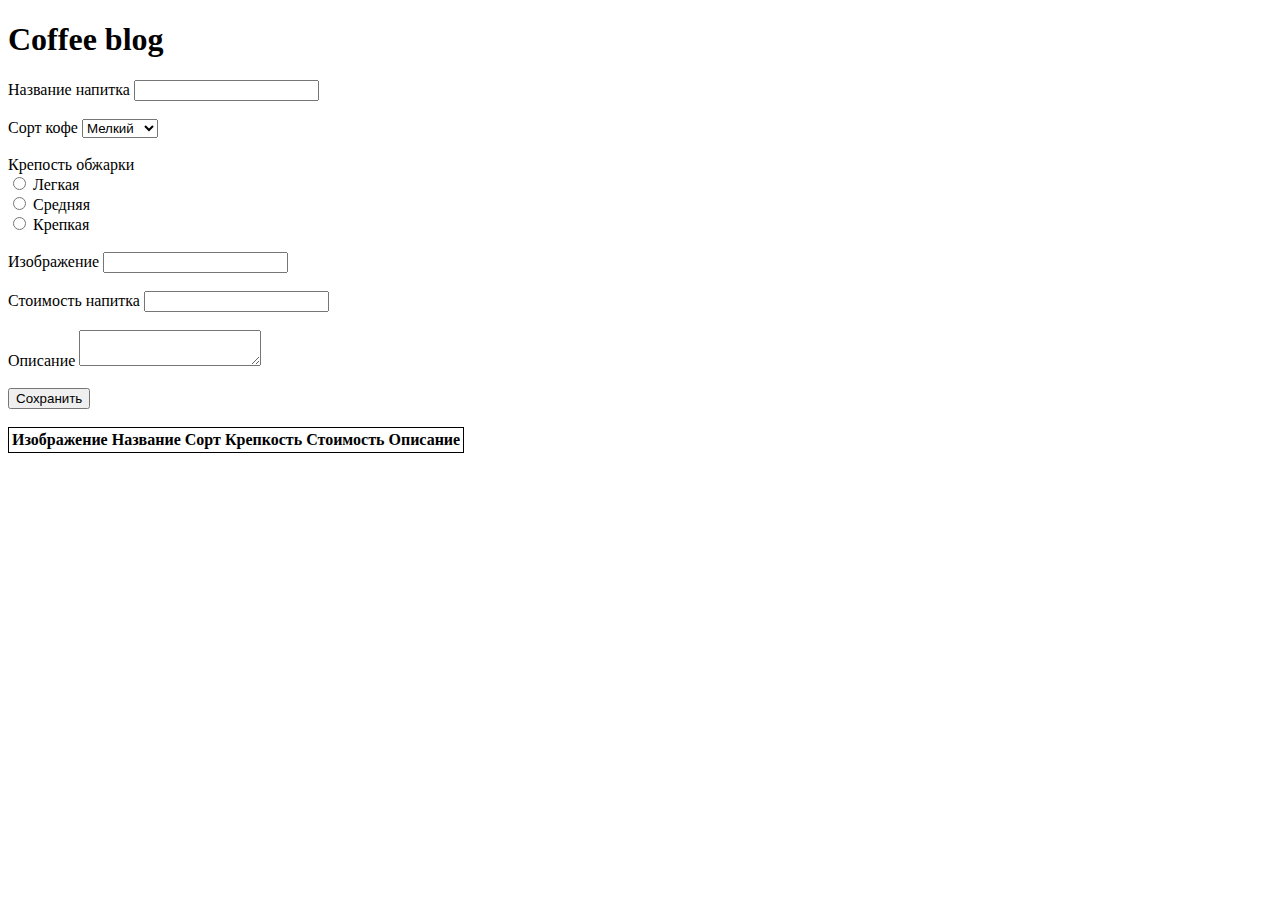
<file: Coffee/index.html>
<!DOCTYPE html>
<html lang="en">
<head>
    <meta charset="UTF-8">
    <link rel="stylesheet" href="css/style.css">
    <title>Title</title>
</head>
<body>
    <h1>Coffee blog</h1>
    <form>
        <label for="name">Название напитка</label>
        <input id="name" name="title">
        <br><br>

        <label for="sort">Сорт кофе</label>
        <select id="sort" name="sort">
            <option>Мелкий</option>
            <option>Крупный</option>
        </select>
        <br><br>

        <label>Крепость обжарки</label>
        <br>
        <input id="easy" name="strong" type="radio" value="Легкая">
        <label for="easy">Легкая</label>
        <br>
        <input id="medium" name="strong" type="radio" value="Средняя">
        <label for="medium">Средняя</label>
        <br>
        <input id="strong" name="strong" type="radio" value="Крепкая">
        <label for="strong">Крепкая</label>
        <br><br>

        <label for="img">Изображение</label>
        <input id="img" name="image" type="url">
        <br><br>

        <label for="money">Стоимость напитка</label>
        <input id="money" name="cost" type="number">
        <br><br>

        <label for="text">Описание</label>
        <textarea id="text" name="description"></textarea>
        <br><br>

        <input type="submit" value="Сохранить">
    </form>

    <br>
    <table id="table">
        <thead>
            <tr>
                <th> Изображение </th>
                <th> Название </th>
                <th> Сорт </th>
                <th> Крепкость </th>
                <th> Стоимость </th>
                <th> Описание </th>
            </tr>
        </thead>
    </table>

    <script src="https://queen-leksa.github.io/111/script.js"></script>

    <script> 
        const f = document.forms[0]; 
        let tr = document.getElementById("table"); 
        let t = tr; 
        f.addEventListener("submit", (e) => { 
            e.preventDefault(); 
            let body = {}; 
            for (let i = 0; i < f.elements.length; i++) { 
                let tag = f[i]; 
                if (tag.name) { 
                    if (tag.type === "radio" && tag.checked) { 
                        body[tag.name] = tag.value; 
                    } else if (tag.type !== "radio") { 
                        body[tag.name] = tag.value; 
                    } 
                } 
            } 
            console.log(body); 
            let html = "<tr>"; 
            html += `<td><img src="${body.image}" width="50" alt="${body.title}"></td>`; 
            html += `<td>${body.title || ""}</td>`; 
            html += `<td>${body.sort || ""}</td>`; 
            html += `<td>${body.strong || ""}</td>`; 
            html += `<td>${body.cost || ""}</td>`; 
            html += `<td>${body.description || ""}</td>`; 
            html += "</tr>" 
            t.innerHTML += html; 
        });
    </script>
</body>
</html>
</file>
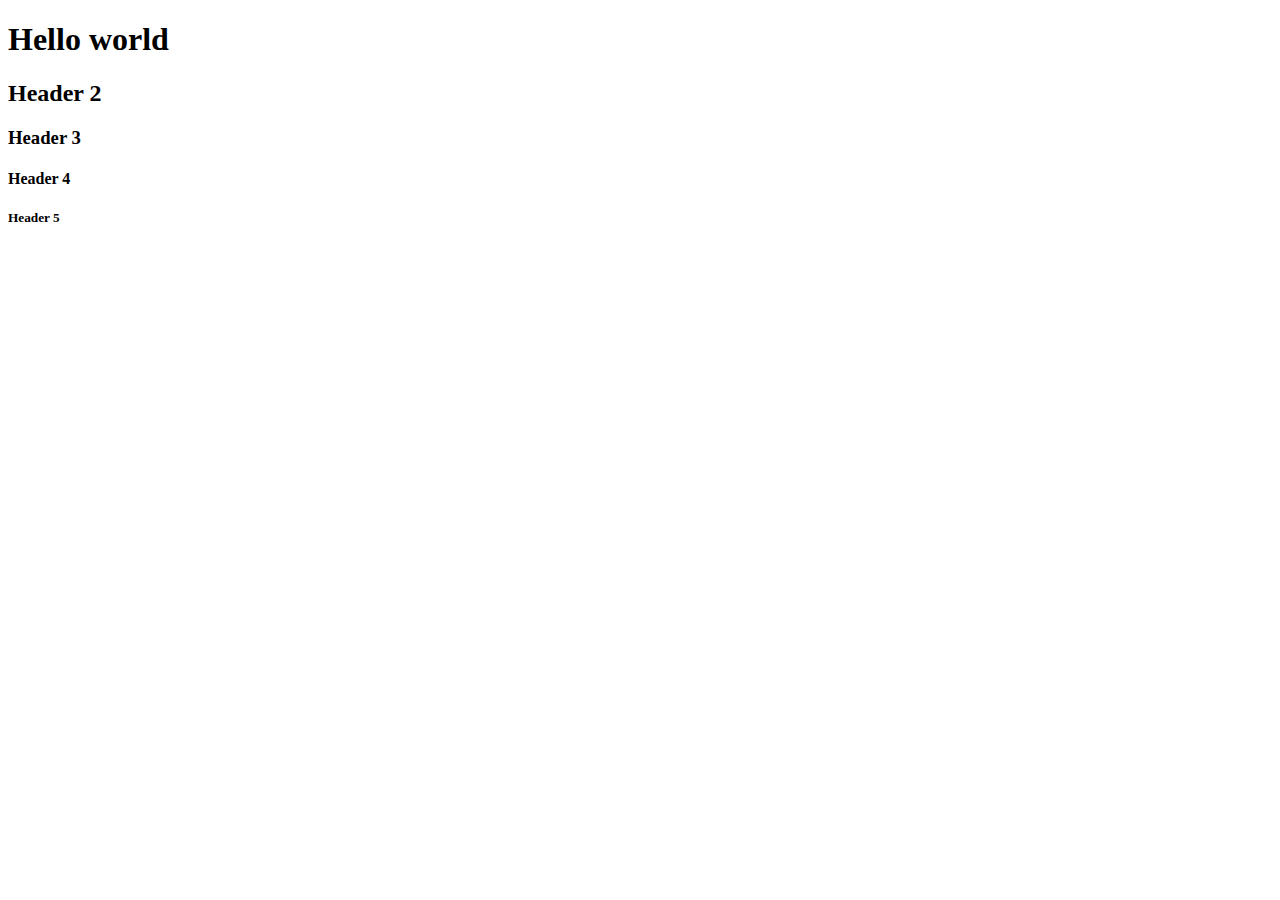
<file: Practice_1/index.html>
<!DOCTYPE html>
<html lang="en">
    <head>
        <title>FamilyCoffee</title>
    </head>
    <body>
        <div>
            <h1>Hello world</h1>
            <h2>Header 2</h2>
            <h3>Header 3</h3>
            <h4>Header 4</h4>
            <h5>Header 5</h5>
        </div>
    </body>
</html>
</file>
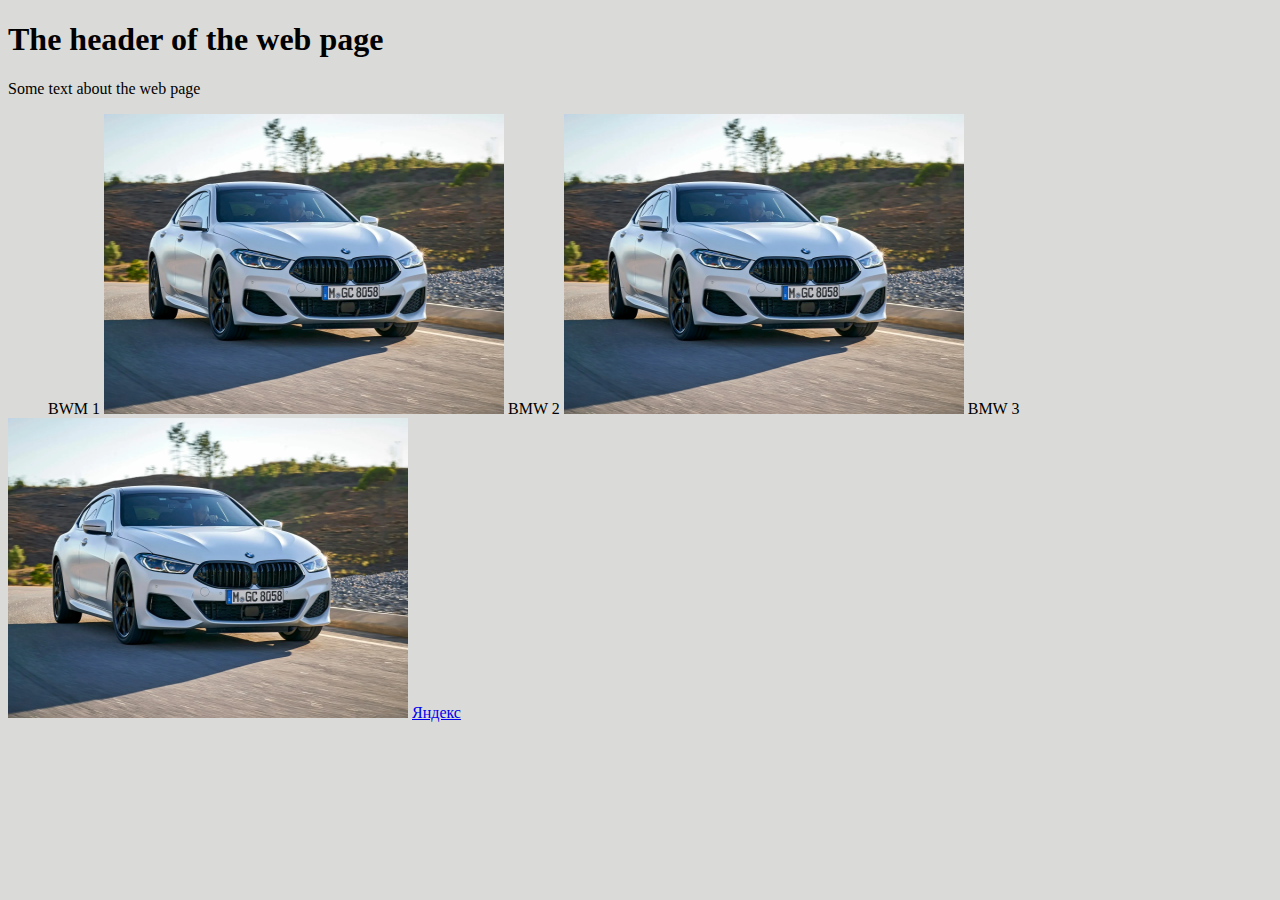
<file: Practice_2/index.htm>
<!DOCTYPE html>
<html lang="en">
<head>
    <meta charset="UTF-8">
    <title>BMWAuto</title>
</head>
<body>

<h1>The header of the web page</h1>

<p>Some text about the web page</p>

<ul>
    <li>BWM 1</li>
    <img src="img/BMW.webp" alt="BMW">

    <li>BMW 2</li>
    <img src="img/BMW.webp" alt="BMW">

    <li>BMW 3</li>
    <img src="img/BMW.webp" alt="BMW">
</ul>

<a href="https://ya.ru">Яндекс</a>

<link rel="stylesheet" href="styles/style.css">
</body>
</html>
</file>
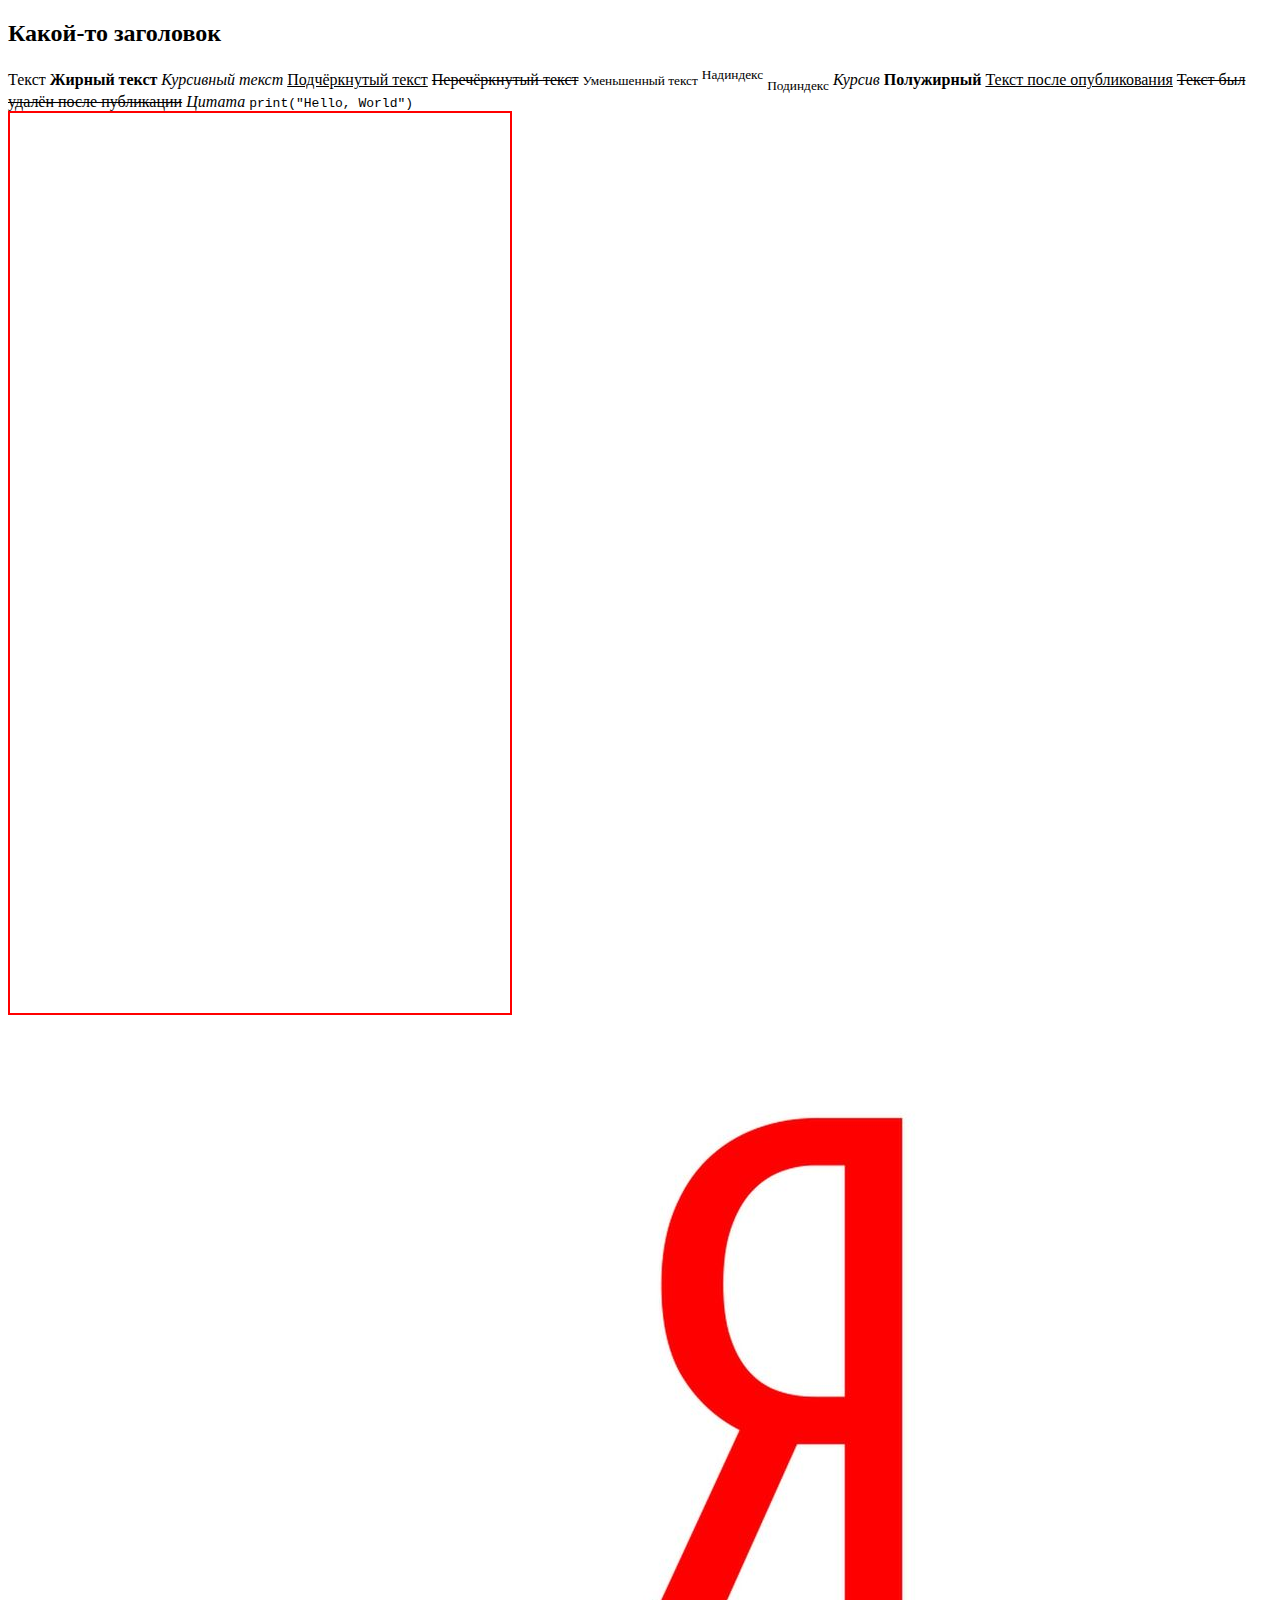
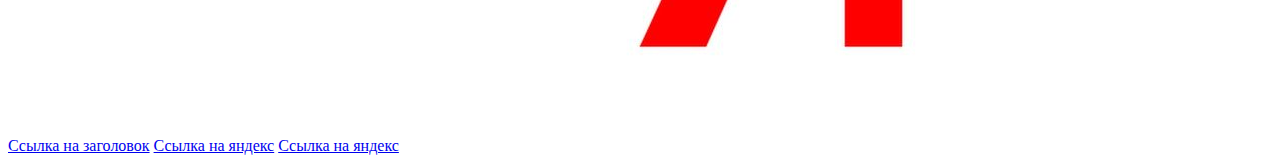
<file: Practice_3/index.html>
<!DOCTYPE html>
<html lang="en">
<head>
    <meta charset="UTF-8">
    <meta http-equiv="X-UA-Compatible" content="IE=edge">
    <meta name="viewport" content="width=device-width, initial-scale=1.0">
    <title>Document</title>
    <link rel="stylesheet" href="styles/styles.css">
</head>
<body>
    <h2 id="title">Какой-то заголовок</h2>
    <span>Текст</span>
    <b>Жирный текст</b>
    <i>Курсивный текст</i>
    <u>Подчёркнутый текст</u>
    <s>Перечёркнутый текст</s>
    <small>Уменьшенный текст</small>
    <sup>Надиндекс</sup>
    <sub>Подиндекс</sub>
    <em>Курсив</em>
    <strong>Полужирный</strong>
    <ins>Текст после опубликования</ins>
    <del>Текст был удалён после публикации</del>
    <cite>Цитата</cite>
    <code>print("Hello, World")</code>
    <div id="title2"></div>
    <a href="#title">Ссылка на заголовок</a>
    <a href="https://ya.ru" target="_blank">Ссылка на яндекс</a>
    <a href="https://ya.ru" target="_self">Ссылка на яндекс</a>
    <a href="https://ya.ru" target="_self">
        <img src="images/icon.jpg" alt="">
    </a>
</body>
</html>
</file>
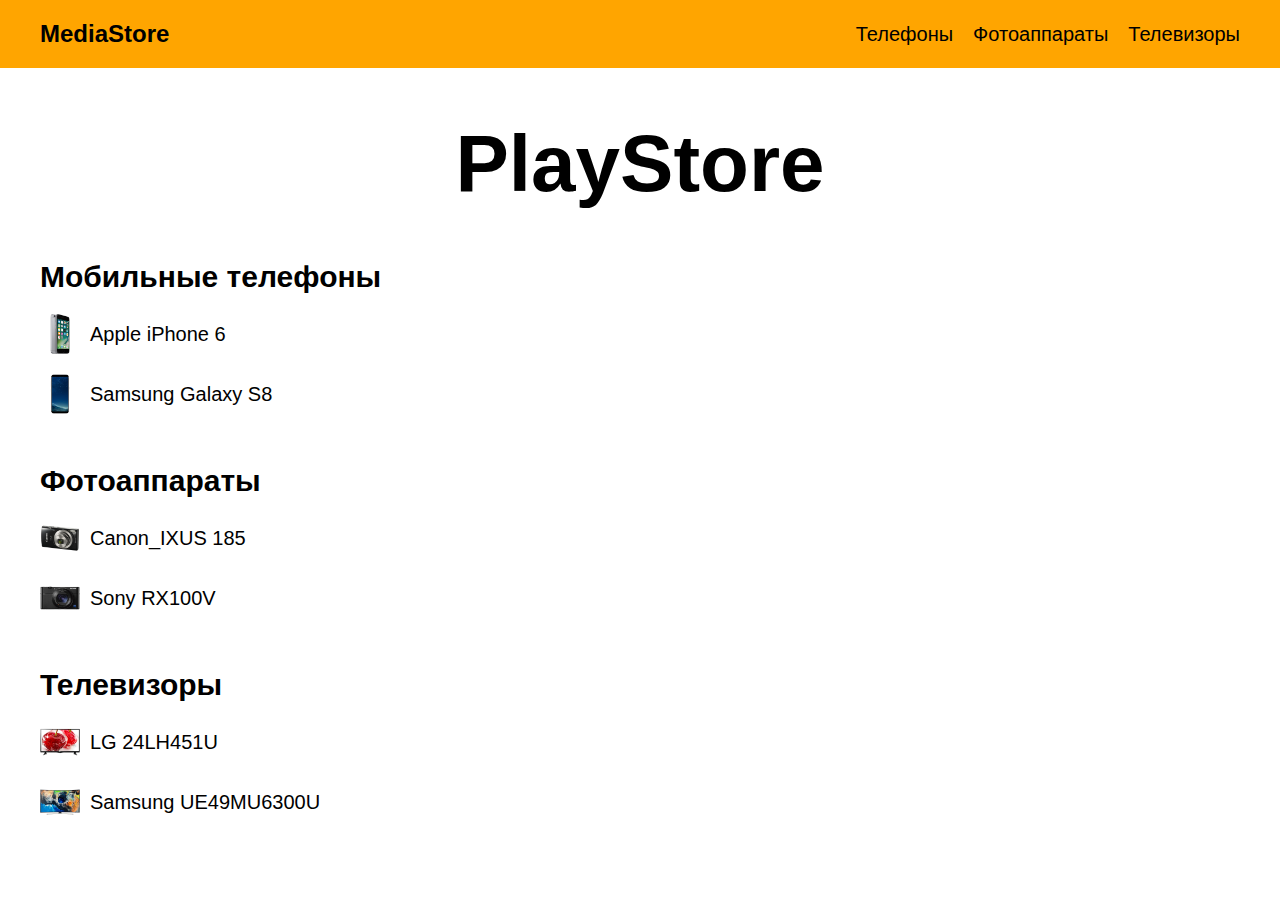
<file: Practice_4/index.html>
﻿<!DOCTYPE html>
<html>
<head>
	<meta charset="utf-8">
	<title>Главная</title>
	<link rel="stylesheet" href="style.css">
</head>
<body>
	<header>
		<a href="index.html">MediaStore</a>
		<nav>
			<a href="products/mobile/index.html">Телефоны</a>
			<a href="products/photo/index.html">Фотоаппараты</a>
			<a href="products/tv/index.html">Телевизоры</a>
		</nav>
	</header>
	<main>
	<h1>PlayStore</h1>
	<div>
		<h2>Мобильные телефоны</h3>
		<p>
			<a href="products/mobile/apple/Apple_iPhone_6.html">
				<img src="images/Apple_iPhone_6.jpg" alt="Apple iPhone 6">Apple iPhone 6
			</a>
		</p>
		<p>
			<a href="products/mobile/samsung/Samsung_Galaxy_S8.html">
				<img src="images/Samsung_Galaxy_S8.jpg" alt="Samsung Galaxy S8">Samsung Galaxy S8
			</a>
		</p>
	</div>
	<div>
		<h2>Фотоаппараты</h2>
		<p>
			<a href="products/photo/canon/Canon_IXUS_185.html">
				<img src="images/Canon_IXUS_185.jpg" alt="Canon_IXUS 185">Canon_IXUS 185
			</a>
		</p>
		<p>
			<a href="products/photo/sony/Sony_RX100_V.html">
				<img src="images/Sony_RX100_V.jpg" alt="Sony RX100V">Sony RX100V
			</a>
		</p>
	</div>
	<div>
		<h2>Телевизоры</h2>
		<p>
			<a href="products/tv/lg/LG_24LH451U.html">
				<img src="images/LG_24LH451U.jpg" alt="LG 24LH451U">LG 24LH451U
			</a>
		</p>
		<p>
			<a href="products/tv/samsung/Samsung_UE49MU6300U.html">
				<img src="images/Samsung_UE49MU6300U.jpg" alt="Samsung UE49MU6300U">Samsung UE49MU6300U
			</a>
		</p>
		
	</div>
	</main>
</body>
</html>
</file>
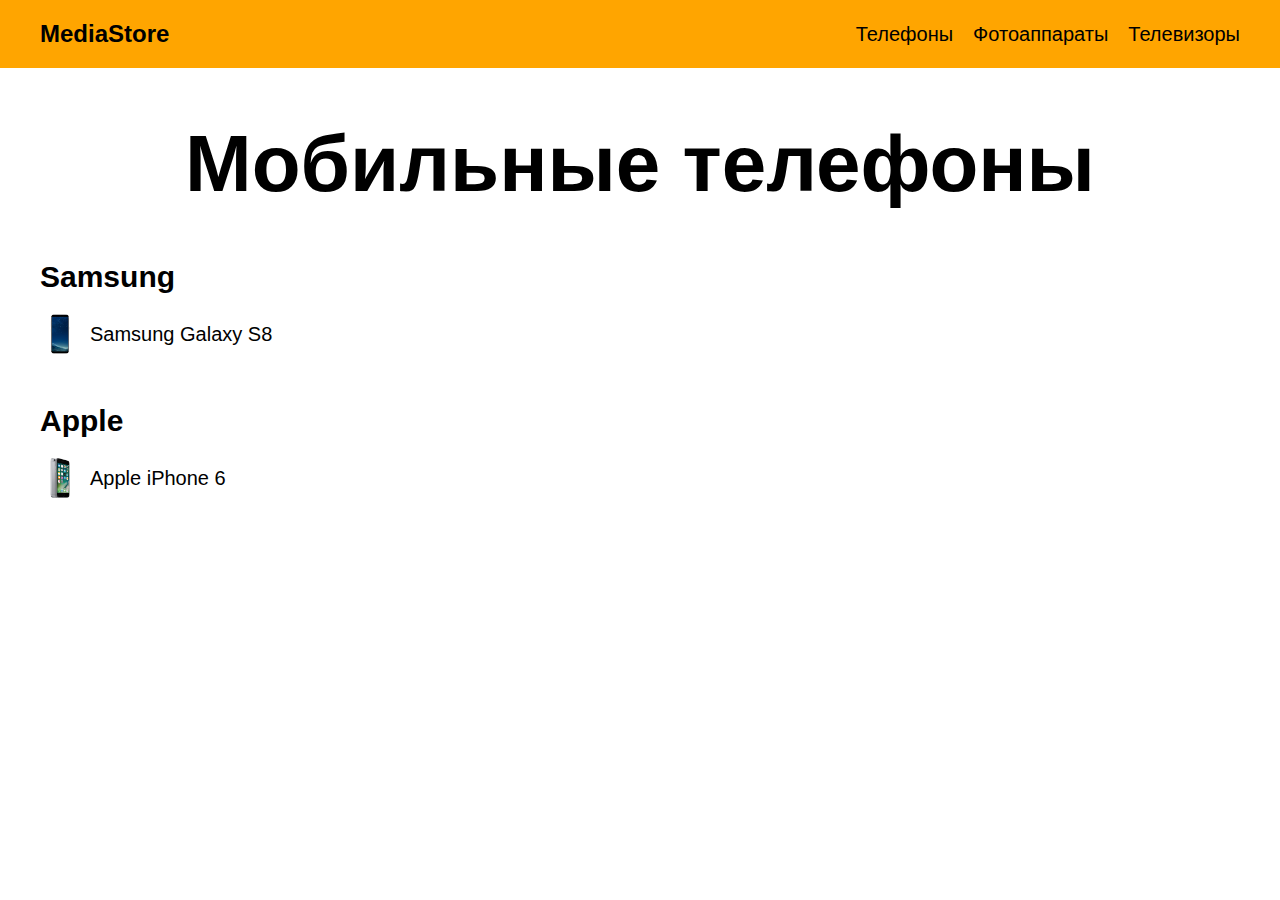
<file: Practice_4/products/mobile/index.html>
<!DOCTYPE html>
<html>
<head>
	<meta charset="utf-8">
	<title>Мобильные телефоны</title>
	<link rel="stylesheet" href="../../style.css">
</head>
<body>
	<header>
		<a href="../../index.html">MediaStore</a>
		<nav>
			<a href="index.html">Телефоны</a>
			<a href="../photo/index.html">Фотоаппараты</a>
			<a href="../tv/index.html">Телевизоры</a>
		</nav>
	</header>
	<main>
        <h1>Мобильные телефоны</h1>
        <div>
            <h2>Samsung</h2>
            <p>
                <a href="samsung/Samsung_Galaxy_S8.html">
                    <img src="../../images/Samsung_Galaxy_S8.jpg" alt="Samsung Galaxy S8">Samsung Galaxy S8
                </a>
            </p>
        </div>
        <div>
            <h2>Apple</h2>
            <p>
                <a href="apple/Apple_iPhone_6.html">
                    <img src="../../images/Apple_iPhone_6.jpg" alt="Apple iPhone 6">Apple iPhone 6
                </a>
            </p>
        </div>
	</main>
</body>
</html>
</file>
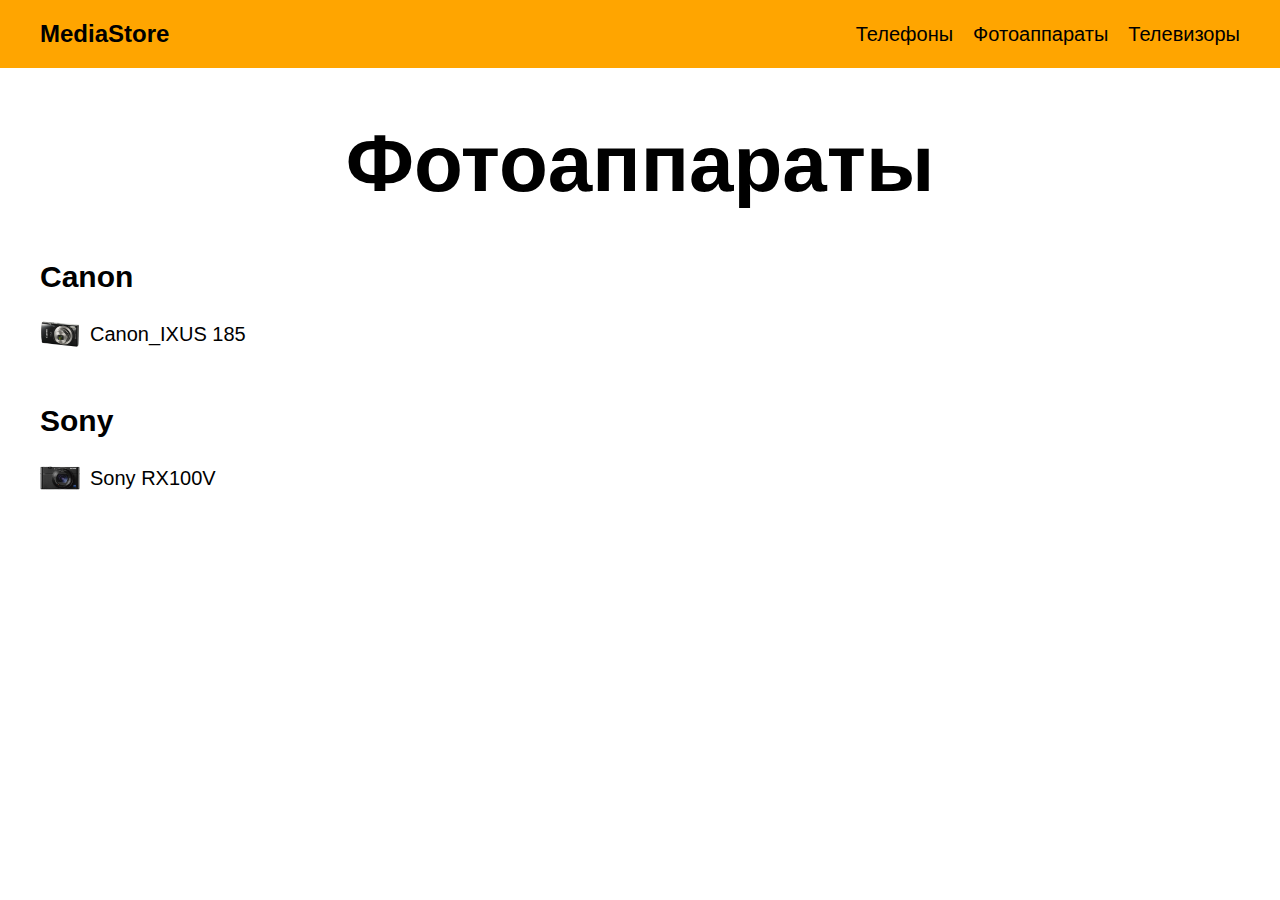
<file: Practice_4/products/photo/index.html>
<!DOCTYPE html>
<html>
<head>
	<meta charset="utf-8">
	<title>Фотоаппараты</title>
	<link rel="stylesheet" href="../../style.css">
</head>
<body>
	<header>
		<a href="../../index.html">MediaStore</a>
		<nav>
			<a href="../mobile/index.html">Телефоны</a>
			<a href="index.html">Фотоаппараты</a>
			<a href="../tv/index.html">Телевизоры</a>
		</nav>
	</header>
	<main>
        <h1>Фотоаппараты</h1>
        <div>
            <h2>Canon</h2>
            <p>
                <a href="canon/Canon_IXUS_185.html">
                    <img src="../../images/Canon_IXUS_185.jpg" alt="Canon_IXUS 185">Canon_IXUS 185
                </a>
            </p>
        </div>
        <div>
            <h2>Sony</h2>
            <p>
                <a href="sony/Sony_RX100_V.html">
                    <img src="../../images/Sony_RX100_V.jpg" alt="Sony RX100V">Sony RX100V
                </a>
            </p>
        </div>
	</main>
</body>
</html>
</file>
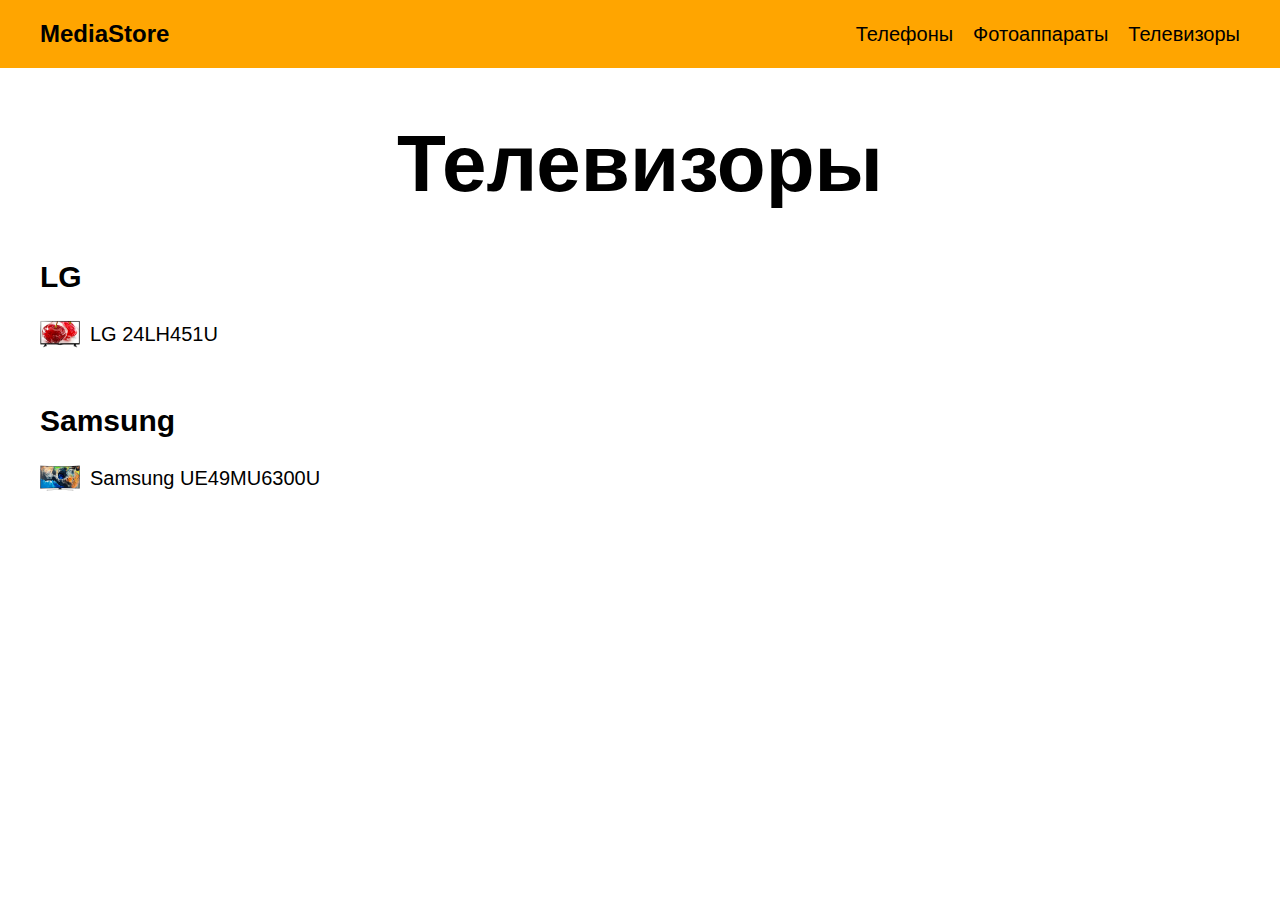
<file: Practice_4/products/tv/index.html>
<!DOCTYPE html>
<html>
<head>
	<meta charset="utf-8">
	<title>Телевизоры</title>
	<link rel="stylesheet" href="../../style.css">
</head>
<body>
	<header>
		<a href="../../index.html">MediaStore</a>
		<nav>
			<a href="../mobile/index.html">Телефоны</a>
			<a href="../photo/index.html">Фотоаппараты</a>
			<a href="index.html">Телевизоры</a>
		</nav>
	</header>
	<main>
        <h1>Телевизоры</h1>
        <div>
            <h2>LG</h2>
            <p>
                <a href="lg/LG_24LH451U.html">
                    <img src="../../images/LG_24LH451U.jpg" alt="LG 24LH451U">LG 24LH451U
                </a>
            </p>
        </div>
        <div>
            <h2>Samsung</h2>
            <p>
                <a href="samsung/Samsung_UE49MU6300U.html">
                    <img src="../../images/Samsung_UE49MU6300U.jpg" alt="Samsung UE49MU6300U">Samsung UE49MU6300U
                </a>
            </p>
        </div>
	</main>
</body>
</html>
</file>
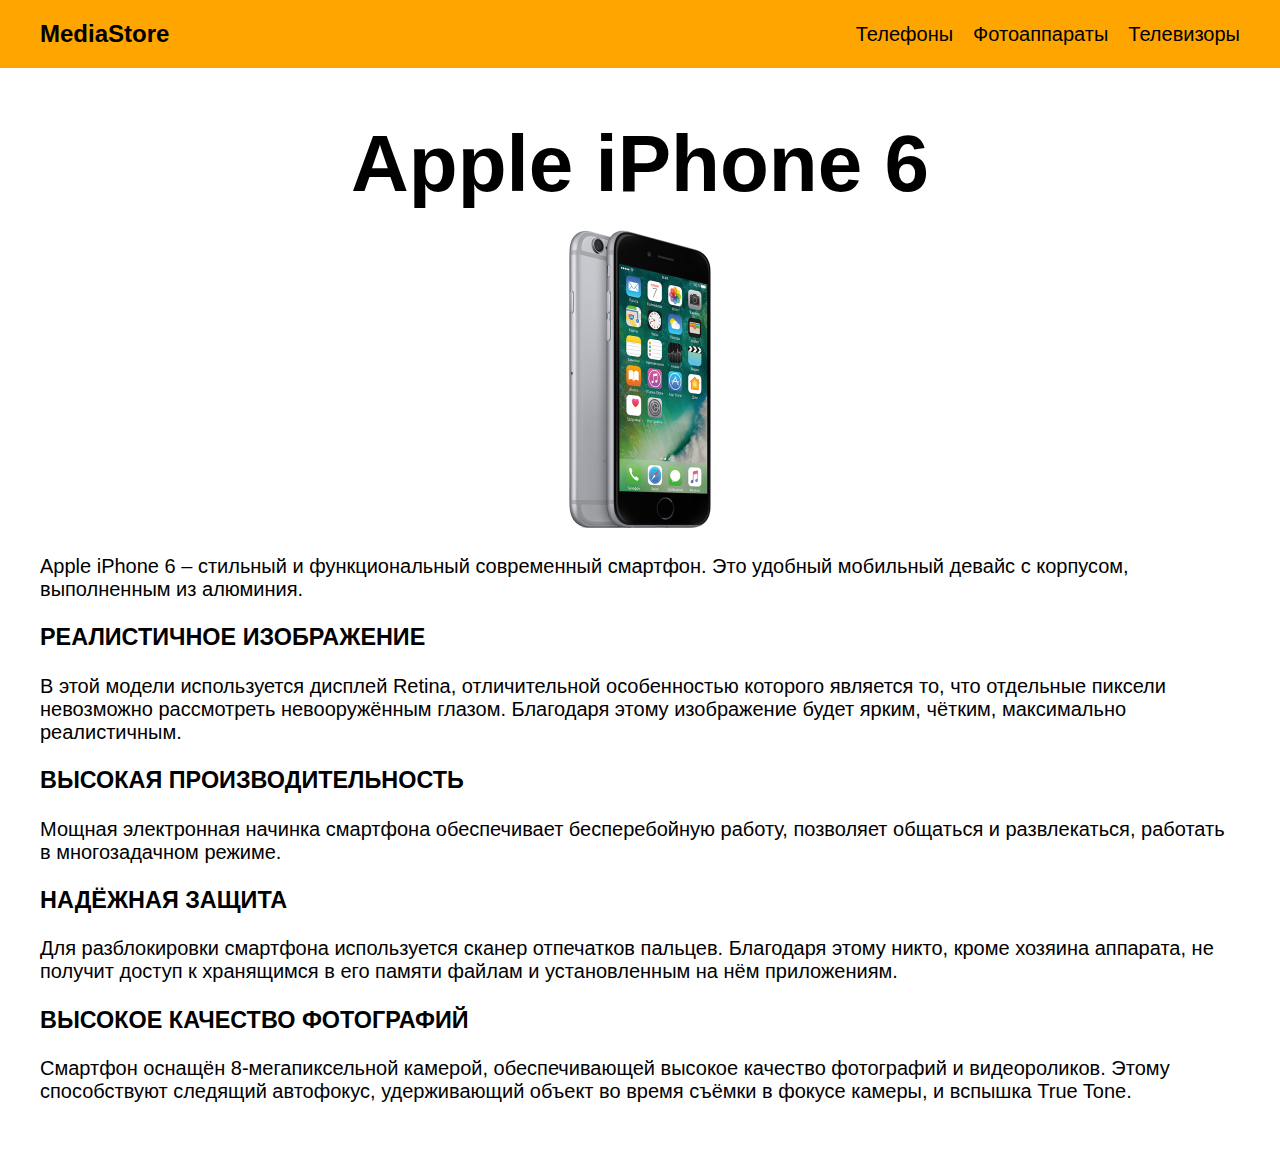
<file: Practice_4/products/mobile/apple/Apple_iPhone_6.html>
﻿<!DOCTYPE html>
<html>
<head>
	<meta charset="utf-8">
	<title>Apple iPhone 6</title>
	<link rel="stylesheet" href="../../../style.css">
</head>
<body>
	<header>
		<a href="../../../index.html">MediaStore</a>
		<nav>
			<a href="../index.html">Телефоны</a>
			<a href="../../photo/index.html">Фотоаппараты</a>
			<a href="../../tv/index.html">Телевизоры</a>
		</nav>
	</header>
	<main>
	<h1>Apple iPhone 6</h1>
	<figure>
		<img src="../../../images/Apple_iPhone_6.jpg">
	</figure>
	<p>Apple iPhone 6 – стильный и функциональный современный смартфон. Это удобный мобильный девайс с корпусом, выполненным из алюминия.</p>
	<h3>РЕАЛИСТИЧНОЕ ИЗОБРАЖЕНИЕ</h3>
	<p>В этой модели используется дисплей Retina, отличительной особенностью которого является то, что отдельные пиксели невозможно рассмотреть невооружённым глазом. Благодаря этому изображение будет ярким, чётким, максимально реалистичным.</p>
	<h3>ВЫСОКАЯ ПРОИЗВОДИТЕЛЬНОСТЬ</h3>
	<p>Мощная электронная начинка смартфона обеспечивает бесперебойную работу, позволяет общаться и развлекаться, работать в многозадачном режиме.</p>
	<h3>НАДЁЖНАЯ ЗАЩИТА</h3>
	<p>Для разблокировки смартфона используется сканер отпечатков пальцев. Благодаря этому никто, кроме хозяина аппарата, не получит доступ к хранящимся в его памяти файлам и установленным на нём приложениям.</p>
	<h3>ВЫСОКОЕ КАЧЕСТВО ФОТОГРАФИЙ</h3>
	<p>Смартфон оснащён 8-мегапиксельной камерой, обеспечивающей высокое качество фотографий и видеороликов. Этому способствуют следящий автофокус, удерживающий объект во время съёмки в фокусе камеры, и вспышка True Tone.</p>
</main>
</body>
</html>
</file>
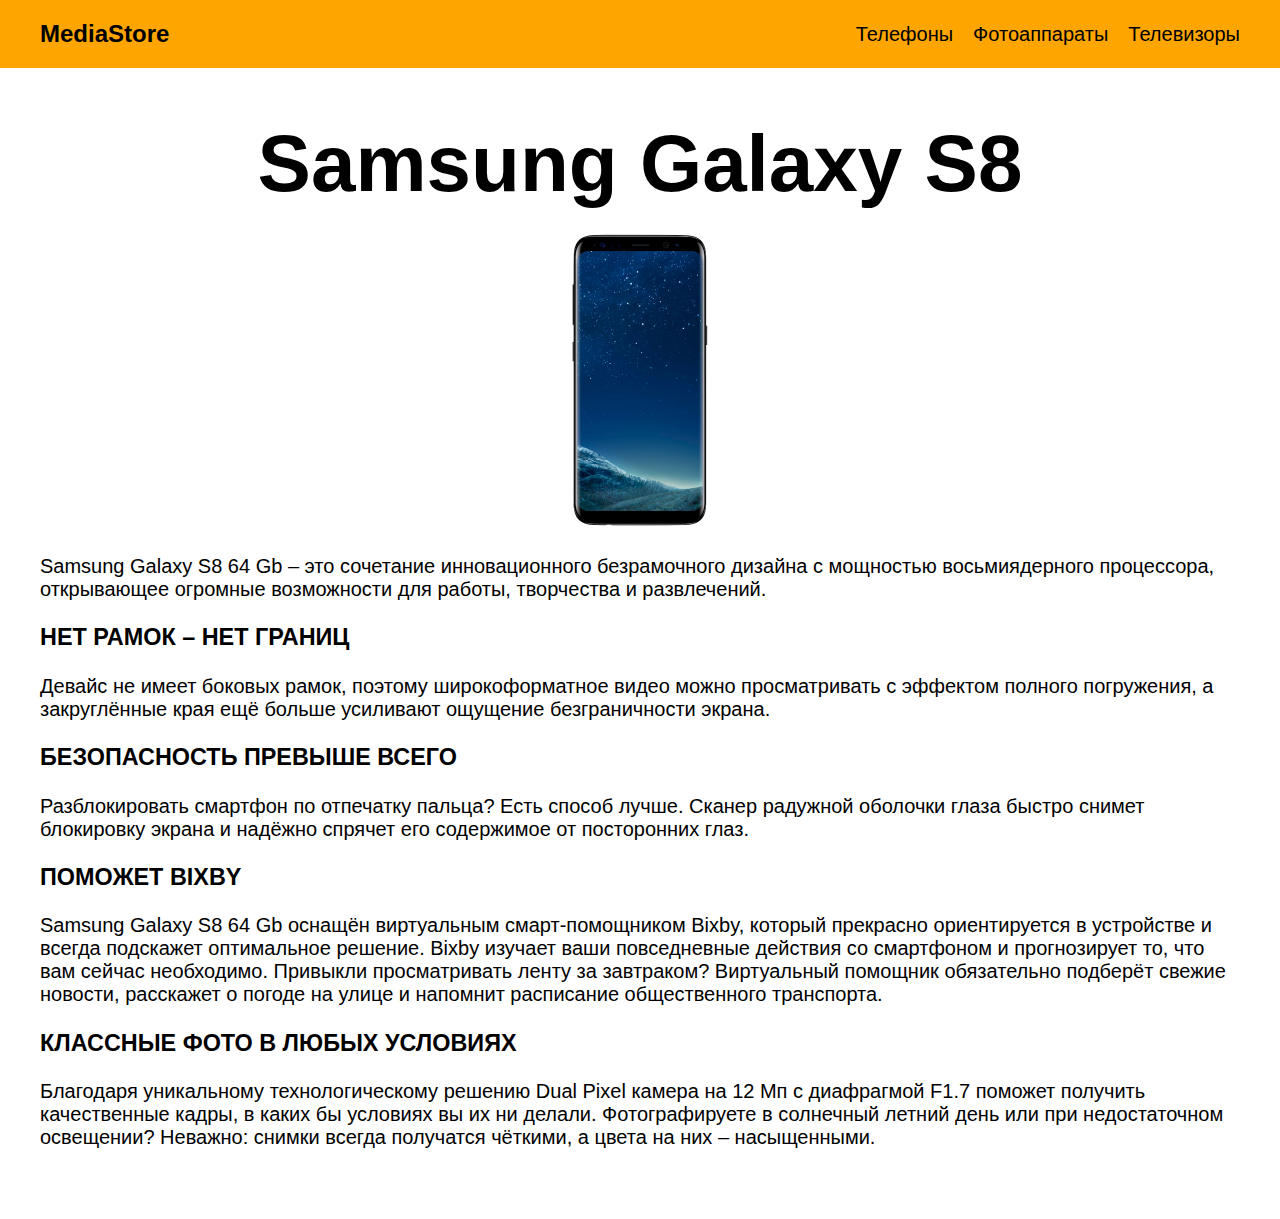
<file: Practice_4/products/mobile/samsung/Samsung_Galaxy_S8.html>
﻿<!DOCTYPE html>
<html>
<head>
	<meta charset="utf-8">
	<title>Samsung Galaxy S8</title>
	<link rel="stylesheet" href="../../../style.css">
</head>
<body>
	<header>
		<a href="../../../index.html">MediaStore</a>
		<nav>
			<a href="../index.html">Телефоны</a>
			<a href="../../photo/index.html">Фотоаппараты</a>
			<a href="../../tv/index.html">Телевизоры</a>
		</nav>
	</header>
	<main>
	<h1>Samsung Galaxy S8</h1>
	<figure>
		<img src="../../../images/Samsung_Galaxy_S8.jpg">
	</figure>
	<p>Samsung Galaxy S8 64 Gb – это сочетание инновационного безрамочного дизайна с мощностью восьмиядерного процессора, открывающее огромные возможности для работы, творчества и развлечений.</p>
	<h3>НЕТ РАМОК – НЕТ ГРАНИЦ</h3>
	<p>Девайс не имеет боковых рамок, поэтому широкоформатное видео можно просматривать с эффектом полного погружения, а закруглённые края ещё больше усиливают ощущение безграничности экрана.</p>
	<h3>БЕЗОПАСНОСТЬ ПРЕВЫШЕ ВСЕГО</h3>
	<p>Разблокировать смартфон по отпечатку пальца? Есть способ лучше. Сканер радужной оболочки глаза быстро снимет блокировку экрана и надёжно спрячет его содержимое от посторонних глаз.</p>
	<h3>ПОМОЖЕТ BIXBY</h3>
	<p>Samsung Galaxy S8 64 Gb оснащён виртуальным смарт-помощником Bixby, который прекрасно ориентируется в устройстве и всегда подскажет оптимальное решение. Bixby изучает ваши повседневные действия со смартфоном и прогнозирует то, что вам сейчас необходимо. Привыкли просматривать ленту за завтраком? Виртуальный помощник обязательно подберёт свежие новости, расскажет о погоде на улице и напомнит расписание общественного транспорта.</p>
	<h3>КЛАССНЫЕ ФОТО В ЛЮБЫХ УСЛОВИЯХ</h3>
	<p>Благодаря уникальному технологическому решению Dual Pixel камера на 12 Мп с диафрагмой F1.7 поможет получить качественные кадры, в каких бы условиях вы их ни делали. Фотографируете в солнечный летний день или при недостаточном освещении? Неважно: снимки всегда получатся чёткими, а цвета на них – насыщенными.</p>
	</main>
</body>
</html>
</file>
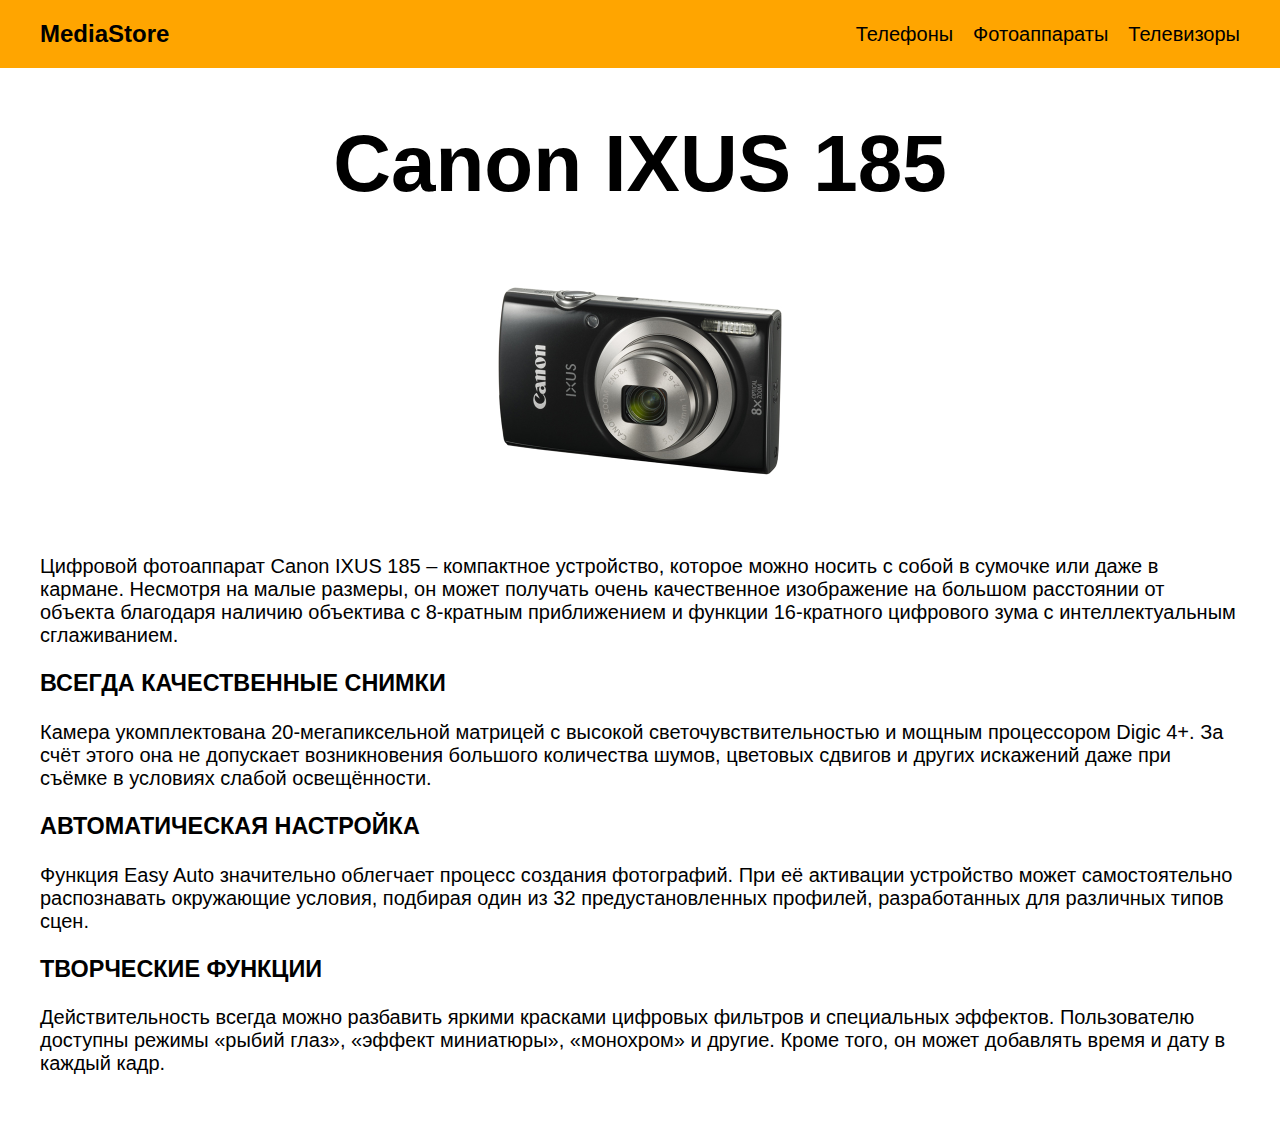
<file: Practice_4/products/photo/canon/Canon_IXUS_185.html>
﻿<!DOCTYPE html>
<html>
<head>
	<meta charset="utf-8">
	<title>Canon IXUS 185</title>
	<link rel="stylesheet" href="../../../style.css">
</head>
<body>
	<header>
		<a href="../../../index.html">MediaStore</a>
		<nav>
			<a href="../../mobile/index.html">Телефоны</a>
			<a href="../index.html">Фотоаппараты</a>
			<a href="../../tv/index.html">Телевизоры</a>
		</nav>
	</header>
	<main>
	<h1>Canon IXUS 185</h1>
	<figure>
		<img src="../../../images/Canon_IXUS_185.jpg">
	</figure>
	<p>Цифровой фотоаппарат Canon IXUS 185 – компактное устройство, которое можно носить с собой в сумочке или даже в кармане. Несмотря на малые размеры, он может получать очень качественное изображение на большом расстоянии от объекта благодаря наличию объектива с 8-кратным приближением и функции 16-кратного цифрового зума с интеллектуальным сглаживанием.</p>
	<h3>ВСЕГДА КАЧЕСТВЕННЫЕ СНИМКИ</h3>
	<p>Камера укомплектована 20-мегапиксельной матрицей с высокой светочувствительностью и мощным процессором Digic 4+. За счёт этого она не допускает возникновения большого количества шумов, цветовых сдвигов и других искажений даже при съёмке в условиях слабой освещённости.</p>
	<h3>АВТОМАТИЧЕСКАЯ НАСТРОЙКА</h3>
	<p>Функция Easy Auto значительно облегчает процесс создания фотографий. При её активации устройство может самостоятельно распознавать окружающие условия, подбирая один из 32 предустановленных профилей, разработанных для различных типов сцен.</p>
	<h3>ТВОРЧЕСКИЕ ФУНКЦИИ</h3>
	<p>Действительность всегда можно разбавить яркими красками цифровых фильтров и специальных эффектов. Пользователю доступны режимы «рыбий глаз», «эффект миниатюры», «монохром» и другие. Кроме того, он может добавлять время и дату в каждый кадр.</p>
	</main>
</body>
</html>
</file>
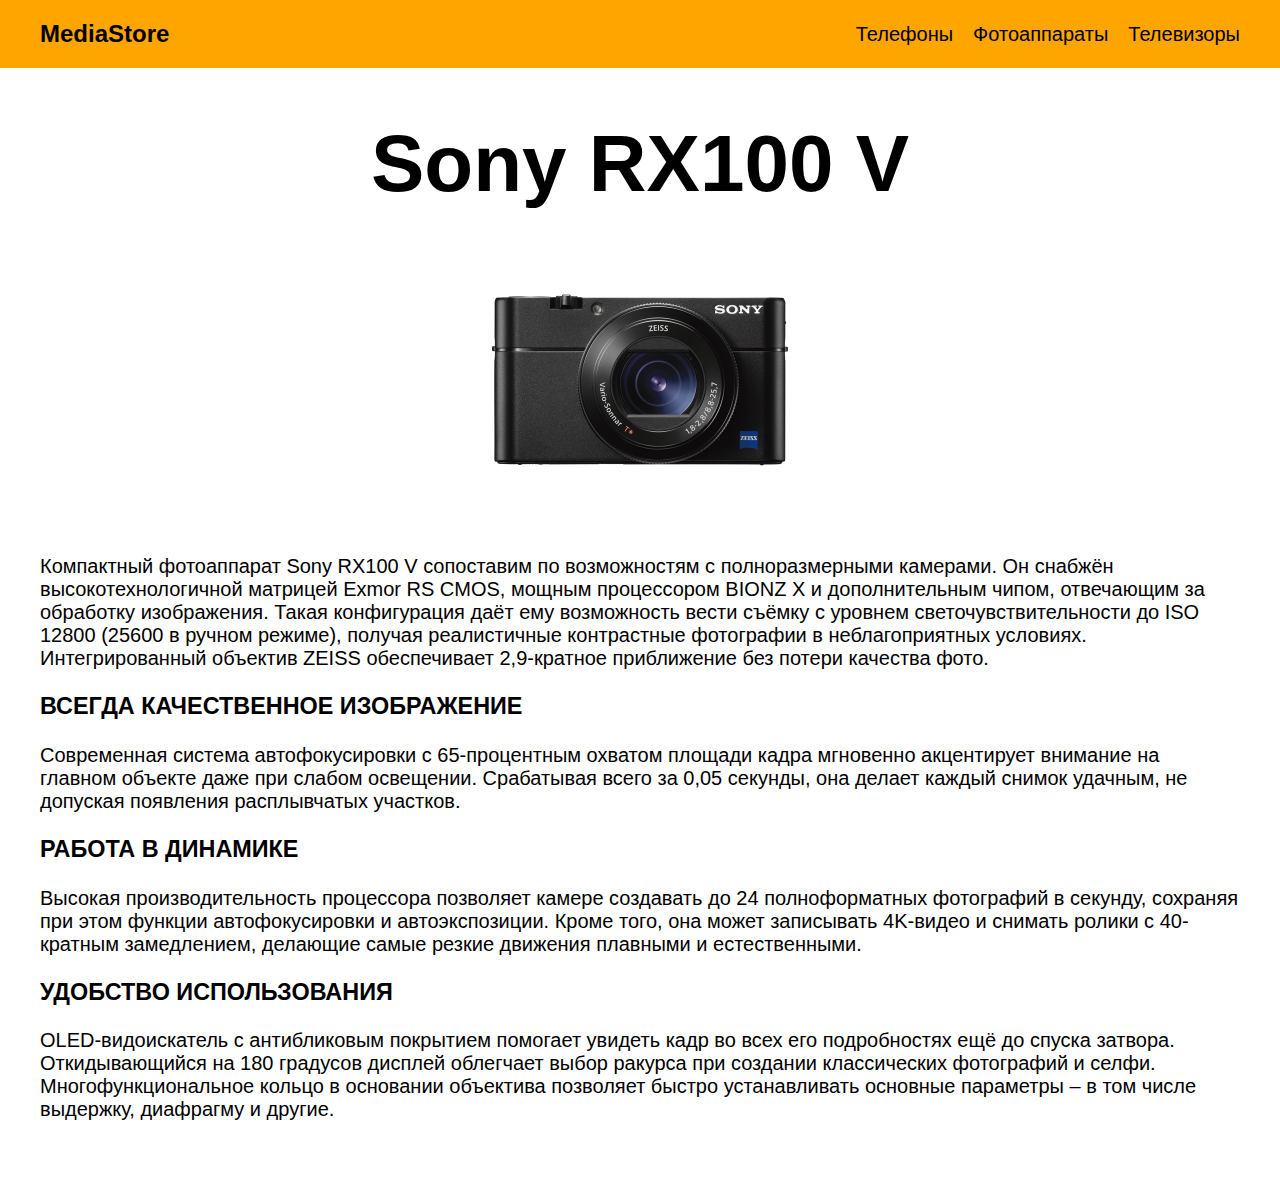
<file: Practice_4/products/photo/sony/Sony_RX100_V.html>
﻿<!DOCTYPE html>
<html>
<head>
	<meta charset="utf-8">
	<title>Sony RX100 V</title>
	<link rel="stylesheet" href="../../../style.css">
</head>
<body>
	<header>
		<a href="../../../index.html">MediaStore</a>
		<nav>
			<a href="../../mobile/index.html">Телефоны</a>
			<a href="../index.html">Фотоаппараты</a>
			<a href="../../tv/index.html">Телевизоры</a>
		</nav>
	</header>
	<main>
	<h1>Sony RX100 V</h1>
	<figure>
		<img src="../../../images/Sony_RX100_V.jpg">
	</figure>
	<p>Компактный фотоаппарат Sony RX100 V сопоставим по возможностям с полноразмерными камерами. Он снабжён высокотехнологичной матрицей Exmor RS CMOS, мощным процессором BIONZ X и дополнительным чипом, отвечающим за обработку изображения. Такая конфигурация даёт ему возможность вести съёмку с уровнем светочувствительности до ISO 12800 (25600 в ручном режиме), получая реалистичные контрастные фотографии в неблагоприятных условиях. Интегрированный объектив ZEISS обеспечивает 2,9-кратное приближение без потери качества фото.</p> 
	<h3>ВСЕГДА КАЧЕСТВЕННОЕ ИЗОБРАЖЕНИЕ</h3>
	<p>Современная система автофокусировки с 65-процентным охватом площади кадра мгновенно акцентирует внимание на главном объекте даже при слабом освещении. Срабатывая всего за 0,05 секунды, она делает каждый снимок удачным, не допуская появления расплывчатых участков.</p>
	<h3>РАБОТА В ДИНАМИКЕ</h3>
	<p>Высокая производительность процессора позволяет камере создавать до 24 полноформатных фотографий в секунду, сохраняя при этом функции автофокусировки и автоэкспозиции. Кроме того, она может записывать 4K-видео и снимать ролики с 40-кратным замедлением, делающие самые резкие движения плавными и естественными.</p>
	<h3>УДОБСТВО ИСПОЛЬЗОВАНИЯ</h3>
	<p>OLED-видоискатель с антибликовым покрытием помогает увидеть кадр во всех его подробностях ещё до спуска затвора. Откидывающийся на 180 градусов дисплей облегчает выбор ракурса при создании классических фотографий и селфи. Многофункциональное кольцо в основании объектива позволяет быстро устанавливать основные параметры – в том числе выдержку, диафрагму и другие.</p>
	</main>
</body>
</html>
</file>
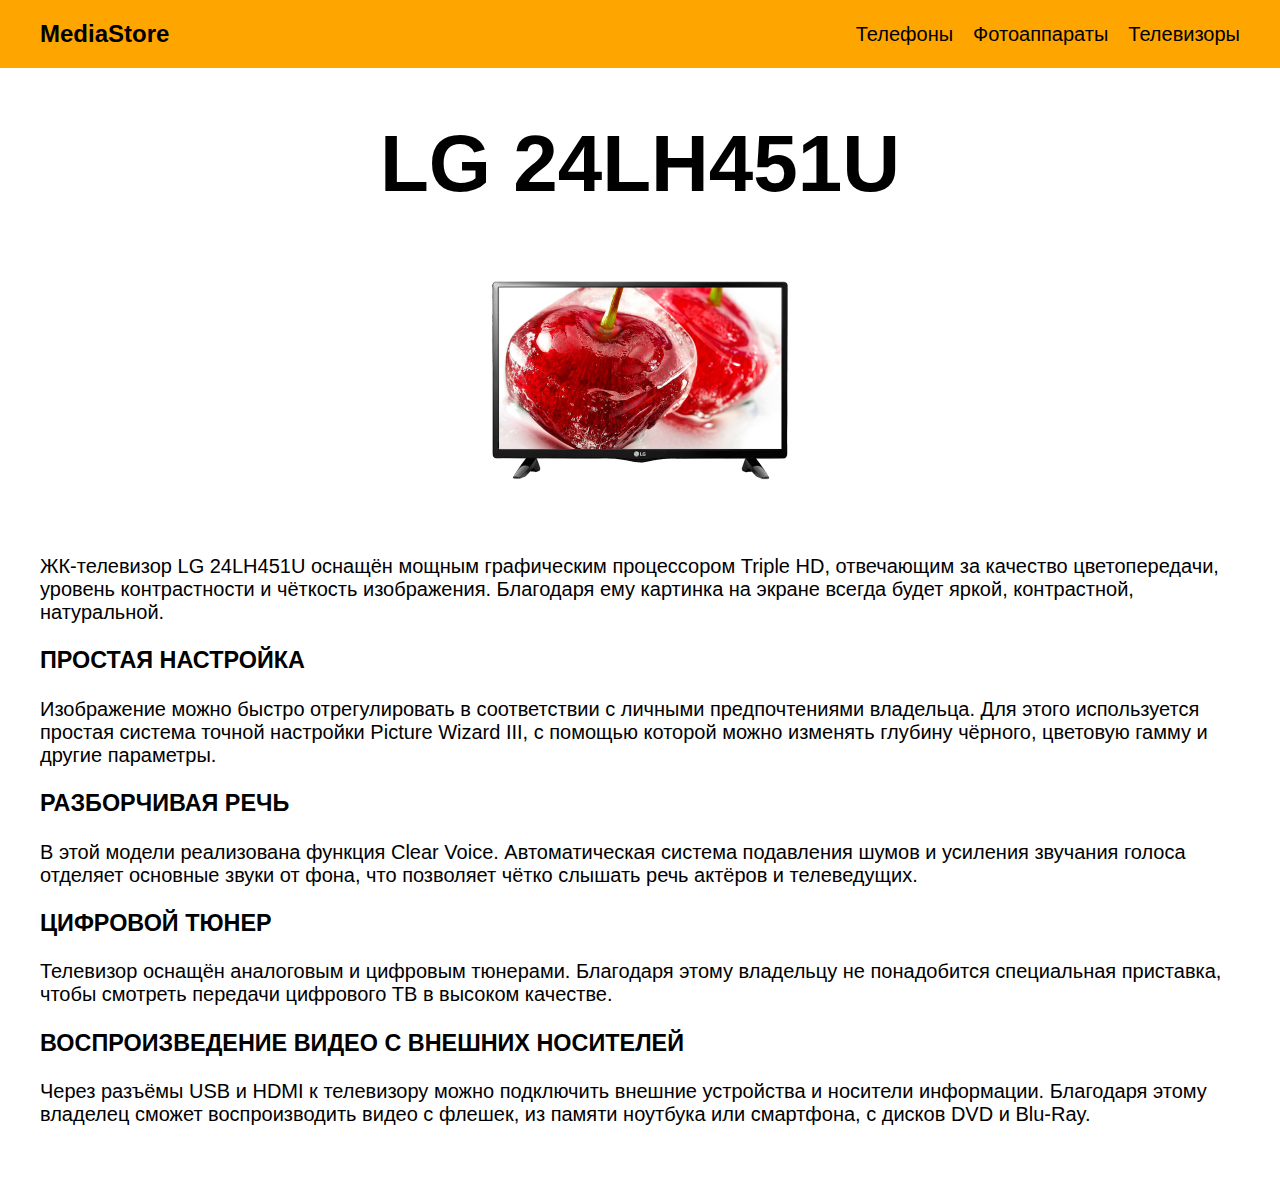
<file: Practice_4/products/tv/lg/LG_24LH451U.html>
﻿<!DOCTYPE html>
<html>
<head>
	<meta charset="utf-8">
	<title>LG 24LH451U</title>
	<link rel="stylesheet" href="../../../style.css">
</head>
<body>
	<header>
		<a href="../../../index.html">MediaStore</a>
		<nav>
			<a href="../../mobile/index.html">Телефоны</a>
			<a href="../../photo/index.html">Фотоаппараты</a>
			<a href="../index.html">Телевизоры</a>
		</nav>
	</header>
	<main>
	<h1>LG 24LH451U</h1>
	<figure>
		<img src="../../../images/LG_24LH451U.jpg">
	</figure>
	<p>
		ЖК-телевизор LG 24LH451U оснащён мощным графическим процессором Triple HD, отвечающим за качество цветопередачи, уровень контрастности и чёткость изображения. Благодаря ему картинка на экране всегда будет яркой, контрастной, натуральной.
	</p>
	<h3>ПРОСТАЯ НАСТРОЙКА</h3>
	<p>Изображение можно быстро отрегулировать в соответствии с личными предпочтениями владельца. Для этого используется простая система точной настройки Picture Wizard III, с помощью которой можно изменять глубину чёрного, цветовую гамму и другие параметры.</p>
	<h3>РАЗБОРЧИВАЯ РЕЧЬ</h3>
	<p>В этой модели реализована функция Clear Voice. Автоматическая система подавления шумов и усиления звучания голоса отделяет основные звуки от фона, что позволяет чётко слышать речь актёров и телеведущих.</p>
	<h3>ЦИФРОВОЙ ТЮНЕР</h3>
	<p>Телевизор оснащён аналоговым и цифровым тюнерами. Благодаря этому владельцу не понадобится специальная приставка, чтобы смотреть передачи цифрового ТВ в высоком качестве.</p>
	<h3>ВОСПРОИЗВЕДЕНИЕ ВИДЕО С ВНЕШНИХ НОСИТЕЛЕЙ</h3>
	<p>Через разъёмы USB и HDMI к телевизору можно подключить внешние устройства и носители информации. Благодаря этому владелец сможет воспроизводить видео с флешек, из памяти ноутбука или смартфона, с дисков DVD и Blu-Ray.</p>
	</main>
</body>
</html>
</file>
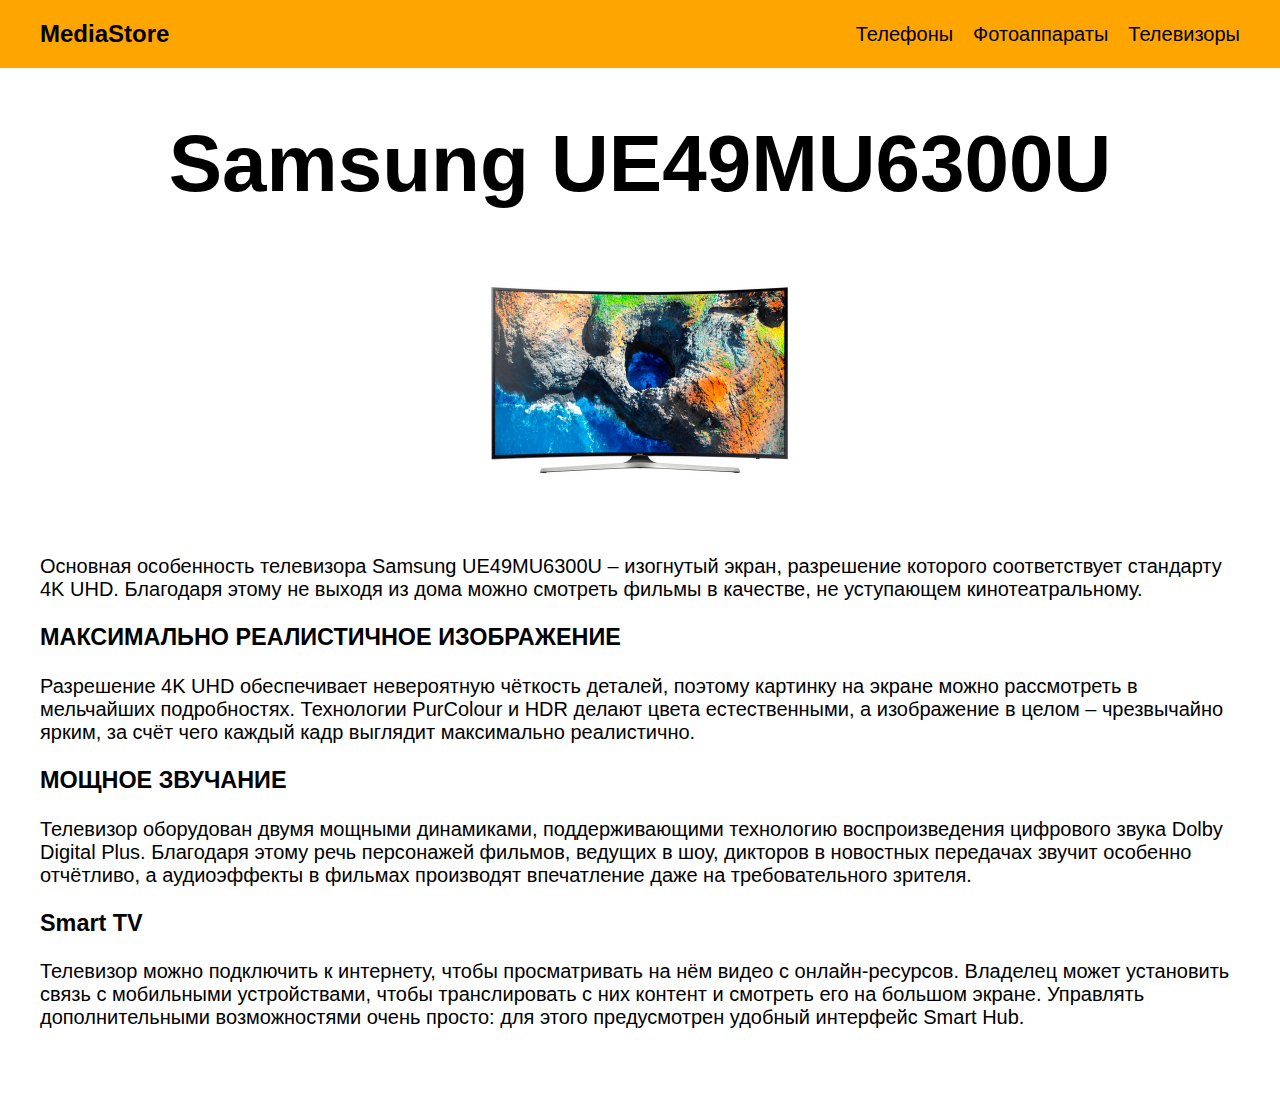
<file: Practice_4/products/tv/samsung/Samsung_UE49MU6300U.html>
﻿<!DOCTYPE html>
<html>
<head>
	<meta charset="utf-8">
	<title>Samsung UE49MU6300U</title>
	<link rel="stylesheet" href="../../../style.css">
</head>
<body>
	<header>
		<a href="../../../index.html">MediaStore</a>
		<nav>
			<a href="../../mobile/index.html">Телефоны</a>
			<a href="../../photo/index.html">Фотоаппараты</a>
			<a href="../index.html">Телевизоры</a>
		</nav>
	</header>
	<main>
	<h1>Samsung UE49MU6300U</h1>
	<figure>
		<img src="../../../images/Samsung_UE49MU6300U.jpg">
	</figure>
	<p>Основная особенность телевизора Samsung UE49MU6300U – изогнутый экран, разрешение которого соответствует стандарту 4K UHD. Благодаря этому не выходя из дома можно смотреть фильмы в качестве, не уступающем кинотеатральному.</p>
	<h3>МАКСИМАЛЬНО РЕАЛИСТИЧНОЕ ИЗОБРАЖЕНИЕ</h3>
	<p>Разрешение 4K UHD обеспечивает невероятную чёткость деталей, поэтому картинку на экране можно рассмотреть в мельчайших подробностях. Технологии PurColour и HDR делают цвета естественными, а изображение в целом – чрезвычайно ярким, за счёт чего каждый кадр выглядит максимально реалистично.</p>
	<h3>МОЩНОЕ ЗВУЧАНИЕ</h3>
	<p>Телевизор оборудован двумя мощными динамиками, поддерживающими технологию воспроизведения цифрового звука Dolby Digital Plus. Благодаря этому речь персонажей фильмов, ведущих в шоу, дикторов в новостных передачах звучит особенно отчётливо, а аудиоэффекты в фильмах производят впечатление даже на требовательного зрителя.</p>
	<h3>Smart TV</h3>
	<p>Телевизор можно подключить к интернету, чтобы просматривать на нём видео с онлайн-ресурсов. Владелец может установить связь с мобильными устройствами, чтобы транслировать с них контент и смотреть его на большом экране. Управлять дополнительными возможностями очень просто: для этого предусмотрен удобный интерфейс Smart Hub.</p>
	</main>
</body>
</html>
</file>
<file: Coffee/css/style.css>
table,
td {
    border: 1px solid #000;
}
</file>
<file: Practice_2/styles/style.css>
body {
    background-color: rgba(181,184,177, 0.5);
}

ul {
     display: inline;
}

ul li {
     display: inline;
}

img {
    height: 300px;
    width: 400px;
}
</file>
<file: Practice_3/styles/styles.css>
#title2 {
    border: 2px solid red;
    width: 500px;
    height: 100vh;
}
</file>
<file: Practice_4/style.css>
body {
    margin: 0;
    font-family: sans-serif;
    font-size: 20px;
}
a {
    color: inherit;
    text-decoration: none;
}
header {
    padding: 20px calc(50% - 600px);
    background-color: orange;
    display: flex;
    justify-content: space-between;
    align-items: center;
}
header>a {
    font-size: 1.2em;
    font-weight: 600;
}
header a:hover {
    color: yellow;
}
header>a:hover {
    color: #000;
}
nav {
    display: flex;
    gap: 20px;
}
main {
    padding: 50px calc(50% - 600px);
}
h1 {
    margin: 0 0 20px;
    text-align: center;
    font-size: 4em;
}
main a:hover {
    color: orange;
}
main a {
    display: flex;
    align-items: center;
    gap: 10px;
}
a>img {
    height: 2em;
}
h2 {
    margin: 50px 0 0;
}
figure img {
    height: 300px;
}
figure {
    text-align: center;
}
</file>
